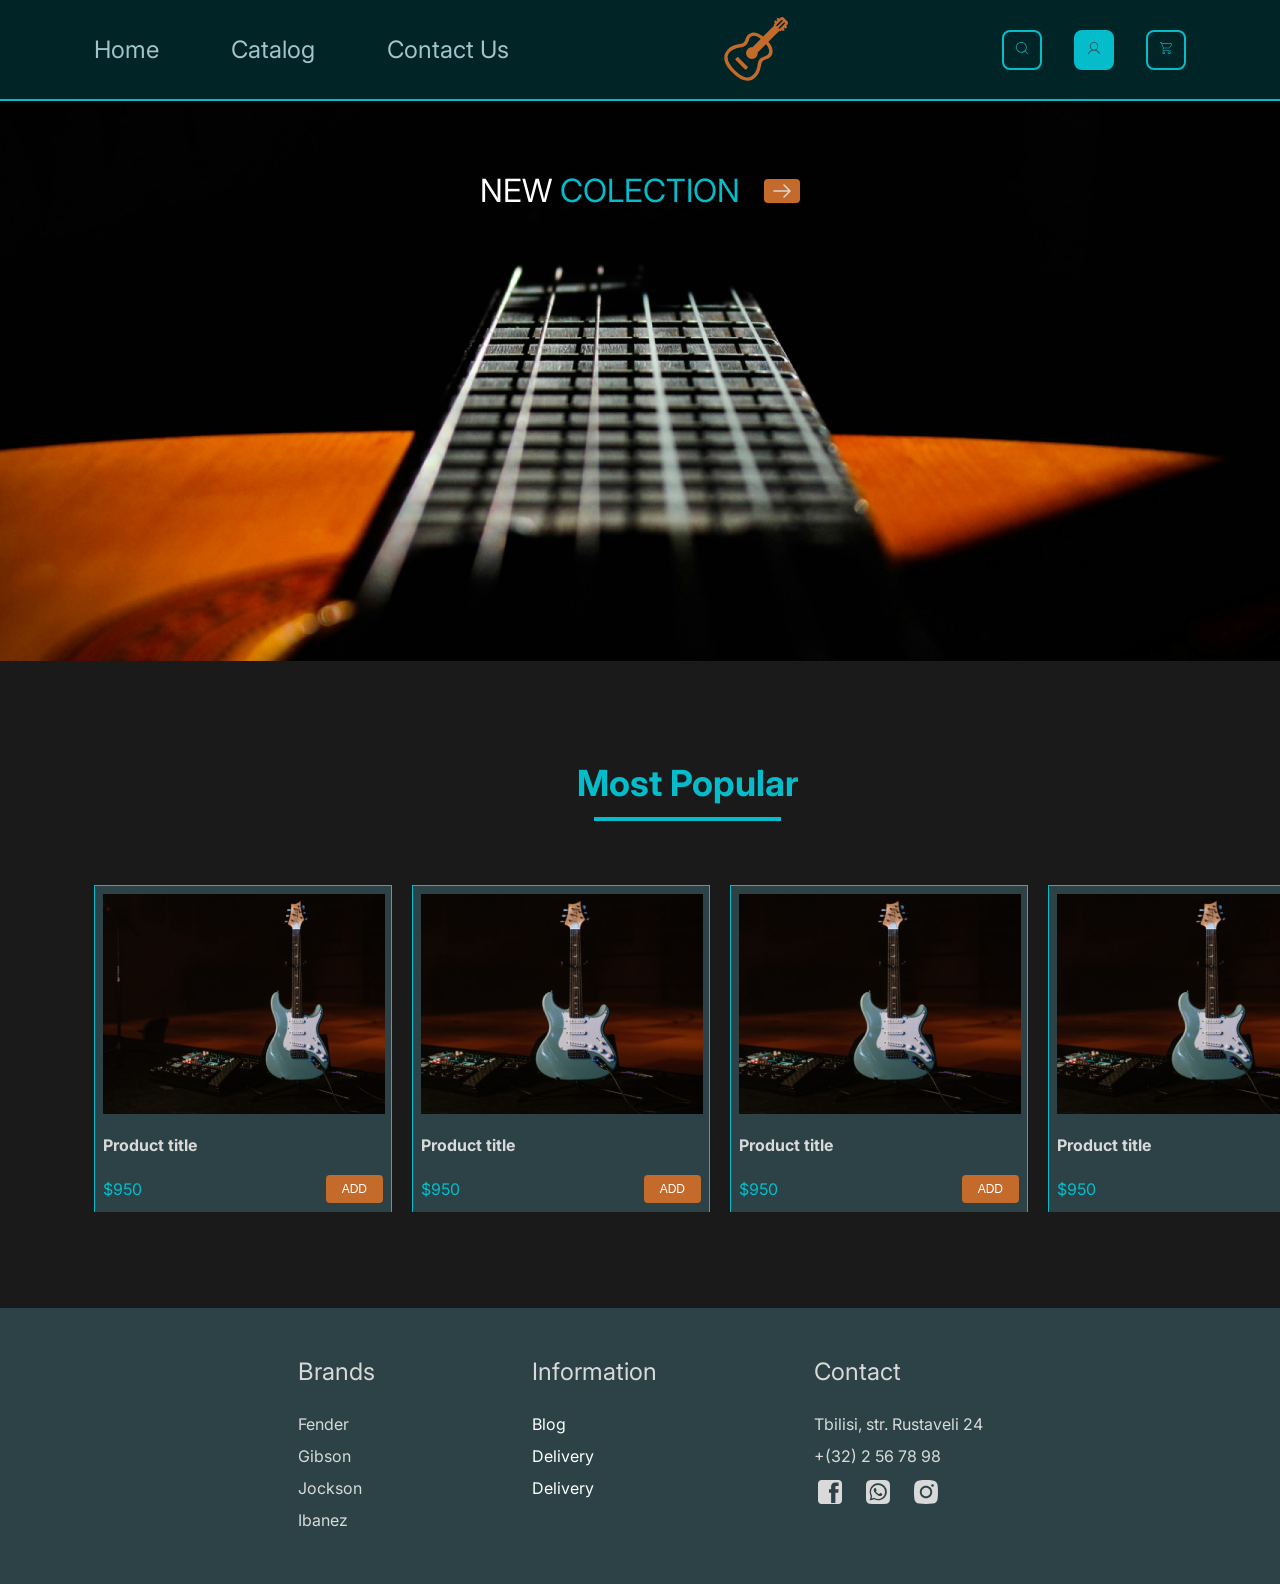
<file: html/index.html>
<!doctype html>
<html lang="en">
  <head>
    <meta charset="UTF-8" />
    <meta name="viewport" content="width=device-width, initial-scale=1.0" />

    <!-- reset -->
    <link rel="stylesheet" href="../css/reset.css" />

    <!-- style -->
    <link rel="stylesheet" href="../css/style.css" />
    <link rel="stylesheet" href="../css/laptops.css" />
    <link rel="stylesheet" href="../css/tablets.css" />
    <link rel="stylesheet" href="../css/mobiles.css" />

    <!-- font -->
    <link rel="preconnect" href="https://fonts.googleapis.com" />
    <link rel="preconnect" href="https://fonts.gstatic.com" crossorigin />
    <link
      href="https://fonts.googleapis.com/css2?family=Inter:ital,opsz,wght@0,14..32,100..900;1,14..32,100..900&display=swap"
      rel="stylesheet"
    />

    <!-- favicon -->
    <link
      rel="shortcut icon"
      href="../images/guitar-logo.svg"
      type="image/x-icon"
    />

    <!-- title -->
    <title>guitar shop</title>
  </head>
  <body>
    <div class="container">
      <!------ header ----->
      <header>
        <img src="../images/burger.svg" alt="burger" class="burger" />
        <img src="../images/xmark.svg" alt="xmark" class="xmark" />

        <nav class="menu">
          <ul class="menu_li">
            <li>
              <a href="./index.html" class="active">Home</a>
            </li>
            <li>
              <a href="./catalog.html" class="inactive">Catalog</a>
            </li>
            <li>
              <a href="./contact.html" class="inactive">Contact Us</a>
            </li>
          </ul>
        </nav>

        <a href="./index.html"
          ><img src="../images/guitar-logo.svg" alt="logo" class="guitar_logo"
        /></a>

        <div class="buttons">
          <button class="header_button">
            <img src="../images/search.svg" alt="search" />
          </button>

          <button class="header_button user">
            <img src="../images/user.svg" alt="user" />
          </button>

          <button class="header_button">
            <img src="../images/cart.svg" alt="carts" />
          </button>
        </div>
      </header>

      <!------ home_section ------>
      <section class="home_section">
        <nav class="menu_sect">
          <ul class="menu_li_sect">
            <li>
              <a href="./index.html" class="active_sect">Home</a>
            </li>
            <li>
              <a href="./catalog.html" class="inactive_sect">Catalog</a>
            </li>
            <li>
              <a href="./contact.html" class="inactive_sect">Contact Us</a>
            </li>
          </ul>
        </nav>
        <a href="#" class="cover_text">
          <h1>NEW <span>COLECTION</span></h1>
          <div class="arrow">
            <img src="../images/solar_arrow-right-outline.svg" alt="arrow" />
          </div>
        </a>
      </section>

      <!------ home_section2 ------>
      <section class="home_section2">
        <div class="section2_title">
          <h2 class="title">Most Popular</h2>
          <div class="line"></div>
        </div>

        <div class="div2">
          <article class="article">
            <img
              src="../images/Rectangle 3 (1).png"
              alt="article"
              class="article_photo"
            />

            <p class="articlep">Product title</p>

            <div class="div_price">
              <p class="pricep">$950</p>
              <button class="add_button">ADD</button>
            </div>
          </article>

          <article class="article">
            <img
              src="../images/Rectangle 3 (2).png"
              alt="article"
              class="article_photo"
            />

            <p class="articlep">Product title</p>

            <div class="div_price">
              <p class="pricep">$950</p>
              <button class="add_button">ADD</button>
            </div>
          </article>

          <article class="article">
            <img
              src="../images/Rectangle 3 (2).png"
              alt="article"
              class="article_photo"
            />

            <p class="articlep">Product title</p>

            <div class="div_price">
              <p class="pricep">$950</p>
              <button class="add_button">ADD</button>
            </div>
          </article>

          <article class="article">
            <img
              src="../images/Rectangle 3 (2).png"
              alt="article"
              class="article_photo"
            />

            <p class="articlep">Product title</p>

            <div class="div_price">
              <p class="pricep">$950</p>
              <button class="add_button">ADD</button>
            </div>
          </article>
        </div>
      </section>

      <!------- footer ------->
      <footer>
        <section class="footer_sect1">
          <p class="Brands">Brands</p>
          <ul class="brands_ul">
            <li class="brands_li">Fender</li>
            <li class="brands_li">Gibson</li>
            <li class="brands_li">Jockson</li>
            <li class="brands_li">Ibanez</li>
          </ul>
        </section>

        <section class="footer_sect2">
          <p class="Information">Information</p>
          <ul class="Information_ul">
            <li class="Information_li">Blog</li>
            <li class="Information_li">Delivery</li>
            <li class="Information_li">Delivery</li>
          </ul>
        </section>

        <section class="address_sect">
          <ul class="Contact_ul">
            <li class="footer_title">Contact</li>

            <li class="address">
              <address>
                <a
                  href="https://www.google.com/maps/search/?api=1&query=Tbilisi+Rustaveli+24"
                  class="location"
                  target="_blank"
                >
                  Tbilisi, str. Rustaveli 24
                </a>
                <a href="tel:+322567898" class="tel">+(32) 2 56 78 98</a>
              </address>
            </li>

            <li class="ul_li">
              <ul class="social_ul">
                <li>
                  <a href="https://www.facebook.com/">
                    <img src="../images/raphael_facebook.svg" alt="facebook" />
                  </a>
                </li>
                <li>
                  <a href="https://www.whatsapp.com/">
                    <img src="../images/uim_whatsapp.svg" alt="whatsapp" />
                  </a>
                </li>
                <li>
                  <a href="https://www.instagram.com/">
                    <img
                      src="../images/basil_instagram-solid.svg"
                      alt="instagram"
                    />
                  </a>
                </li>
              </ul>
            </li>
          </ul>
        </section>
      </footer>
    </div>
    <script src="../script.js"></script>
  </body>
</html>
</file>
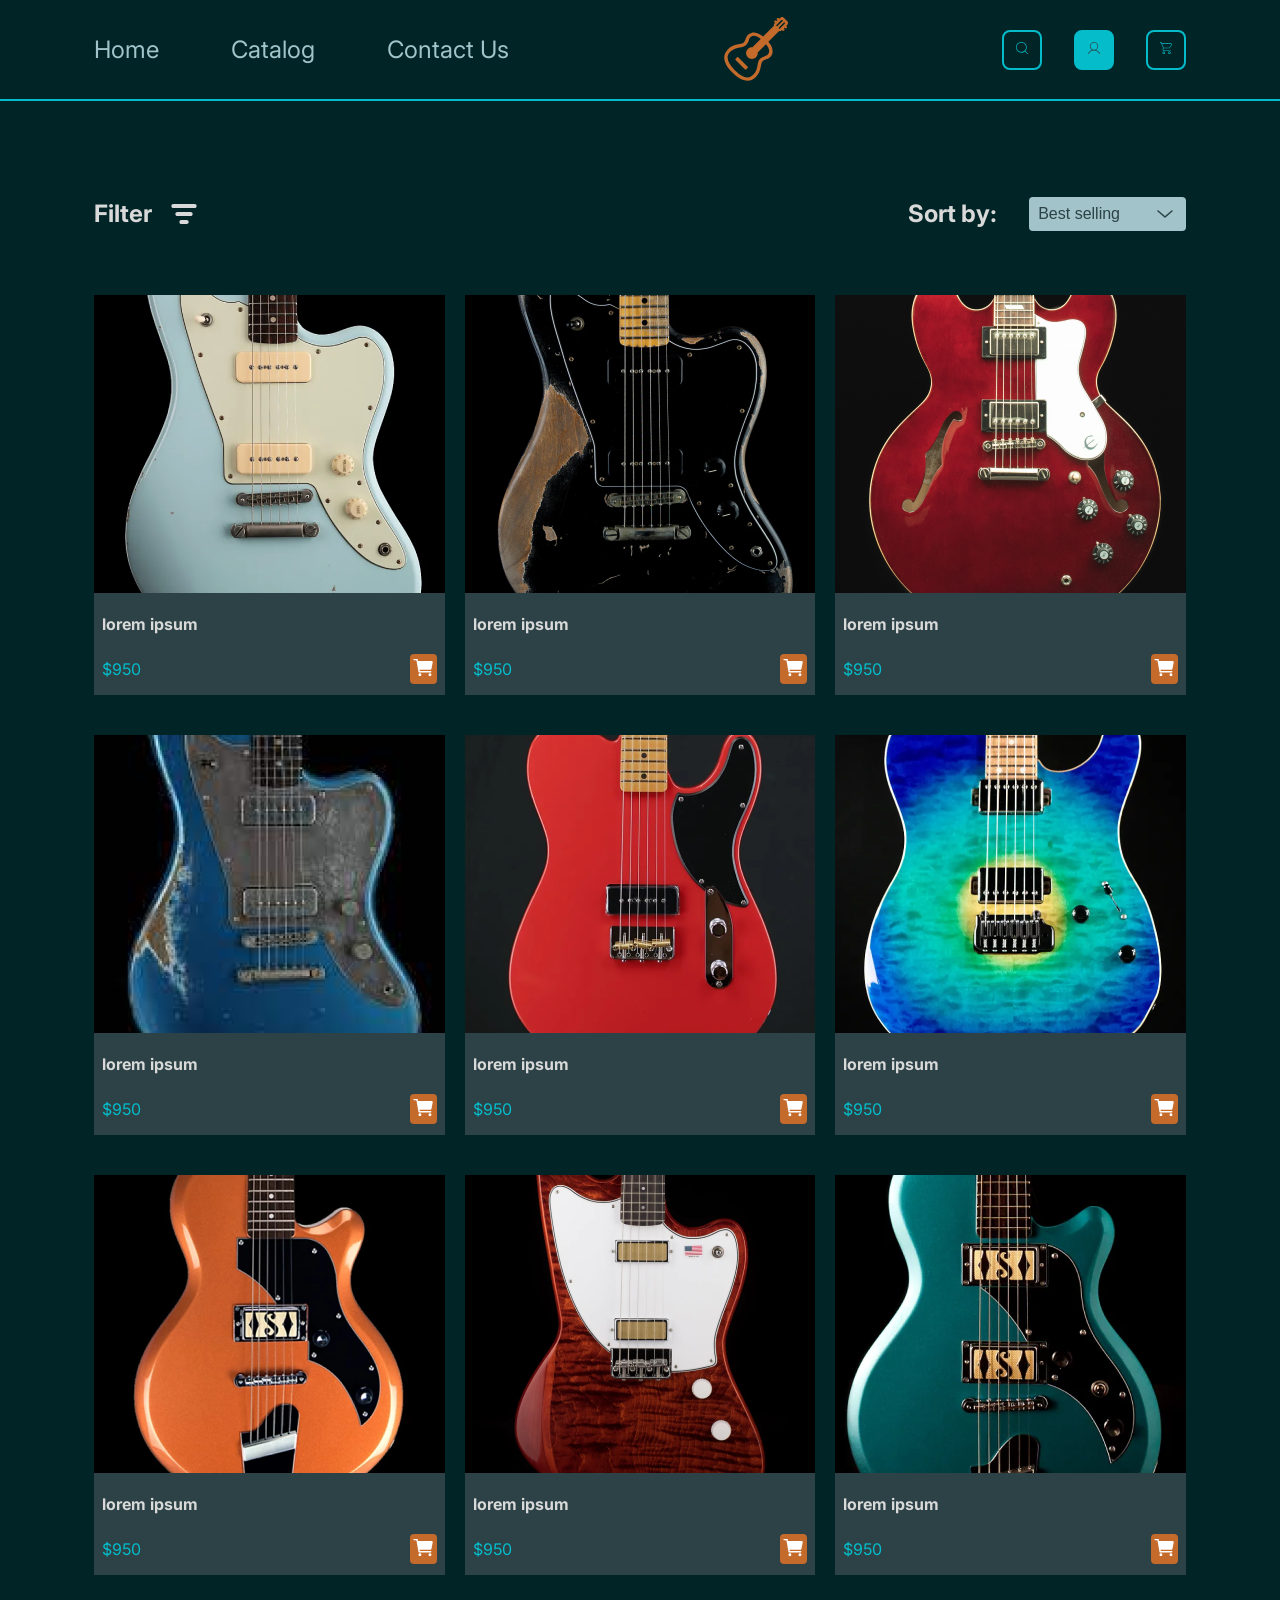
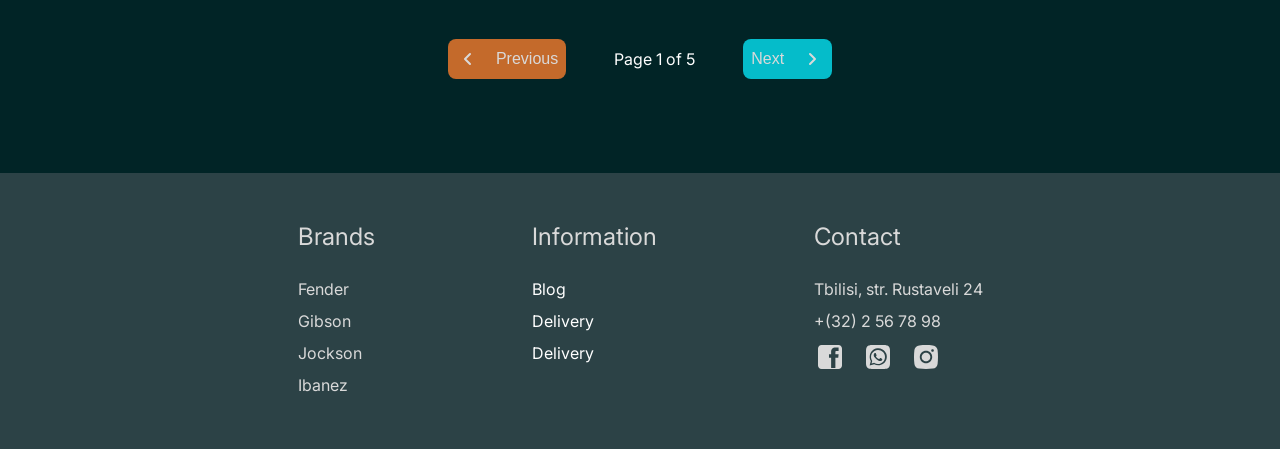
<file: html/catalog.html>
<!doctype html>
<html lang="en">
  <head>
    <meta charset="UTF-8" />
    <meta name="viewport" content="width=device-width, initial-scale=1.0" />

    <!-- reset -->
    <link rel="stylesheet" href="../css/reset.css" />

    <!-- style -->
    <link rel="stylesheet" href="../css/style.css" />
    <link rel="stylesheet" href="../css/laptops.css" />
    <link rel="stylesheet" href="../css/tablets.css" />
    <link rel="stylesheet" href="../css/mobiles.css" />

    <!-- font -->
    <link rel="preconnect" href="https://fonts.googleapis.com" />
    <link rel="preconnect" href="https://fonts.gstatic.com" crossorigin />
    <link
      href="https://fonts.googleapis.com/css2?family=Inter:ital,opsz,wght@0,14..32,100..900;1,14..32,100..900&display=swap"
      rel="stylesheet"
    />

    <!-- favicon -->
    <link
      rel="shortcut icon"
      href="../images/guitar-logo.svg"
      type="image/x-icon"
    />

    <!-- title -->
    <title>Catalog</title>
  </head>
  <body>
    <div class="container">
      <!------ catalog_header ------>
      <header>
        <img src="../images/burger.svg" alt="burger" class="burger" />
        <img src="../images/xmark.svg" alt="xmark" class="xmark" />

        <nav class="menu">
          <ul class="menu_li">
            <li>
              <a href="./index.html" class="active">Home</a>
            </li>
            <li>
              <a href="./catalog.html" class="inactive">Catalog</a>
            </li>
            <li>
              <a href="./contact.html" class="inactive">Contact Us</a>
            </li>
          </ul>
        </nav>

        <a href="./index.html"
          ><img src="../images/guitar-logo.svg" alt="logo" class="guitar_logo"
        /></a>

        <div class="buttons">
          <button class="header_button">
            <img src="../images/search.svg" alt="search" />
          </button>

          <button class="header_button user">
            <img src="../images/user.svg" alt="user" />
          </button>

          <button class="header_button">
            <img src="../images/cart.svg" alt="carts" />
          </button>
        </div>
      </header>

      <!------ catalog_sect ------->

      <section class="catalog_sect">

        <nav class="menu_sect">
          <ul class="menu_li_sect">
            <li>
              <a href="./index.html" class="active_sect">Home</a>
            </li>
            <li>
              <a href="./catalog.html" class="inactive_sect">Catalog</a>
            </li>
            <li>
              <a href="./contact.html" class="inactive_sect">Contact Us</a>
            </li>
          </ul>
        </nav>

        <div class="filter_sect">
          <div class="Filter_div">
            <h6 class="h_filter">Filter</h6>
            <img src="../images/mingcute_filter-2-fill.svg" alt="Filter" />
          </div>

          <div class="sort_div">
            <h6 class="h_sort">Sort by:</h6>
            <button class="sort_btn">
              <h6 class="h_btntext">Best selling</h6>
              <img
                src="../images/solar_alt-arrow-down-outline.svg"
                alt="sortarrow"
              />
            </button>
          </div>
        </div>

        <div class="card_section">
          <article class="catalog_article">
            <img
              src="../images/catalog_articles/Rectangle 3 (3).png"
              alt="cataloge.img"
              class="catalog_photos"
            />

            <p class="catalog_article_p">lorem ipsum</p>

            <div class="cataloge_price">
              <p class="pricep">$950</p>
              <button class="cart_button">
                <img src="../images/ion_cart.svg" alt="cart" />
              </button>
            </div>
          </article>

          <article class="catalog_article">
            <img
              src="../images/catalog_articles/Rectangle 6.png"
              alt="cataloge.img"
              class="catalog_photos"
            />

            <p class="catalog_article_p">lorem ipsum</p>

            <div class="cataloge_price">
              <p class="pricep">$950</p>
              <button class="cart_button">
                <img src="../images/ion_cart.svg" alt="cart" />
              </button>
            </div>
          </article>

          <article class="catalog_article">
            <img
              src="../images/catalog_articles/Rectangle 5.png"
              alt="cataloge.img"
              class="catalog_photos"
            />

            <p class="catalog_article_p">lorem ipsum</p>

            <div class="cataloge_price">
              <p class="pricep">$950</p>
              <button class="cart_button">
                <img src="../images/ion_cart.svg" alt="cart" />
              </button>
            </div>
          </article>

          <article class="catalog_article">
            <img
              src="../images/catalog_articles/Rectangle 6 (1).png"
              alt="cataloge.img"
              class="catalog_photos"
            />

            <p class="catalog_article_p">lorem ipsum</p>

            <div class="cataloge_price">
              <p class="pricep">$950</p>
              <button class="cart_button">
                <img src="../images/ion_cart.svg" alt="cart" />
              </button>
            </div>
          </article>

          <article class="catalog_article none2">
            <img
              src="../images/catalog_articles/Rectangle 4.png"
              alt="cataloge.img"
              class="catalog_photos"
            />

            <p class="catalog_article_p">lorem ipsum</p>

            <div class="cataloge_price">
              <p class="pricep">$950</p>
              <button class="cart_button">
                <img src="../images/ion_cart.svg" alt="cart" />
              </button>
            </div>
          </article>

          <article class="catalog_article none2">
            <img
              src="../images/catalog_articles/Rectangle 4 (1).png"
              alt="cataloge.img"
              class="catalog_photos"
            />

            <p class="catalog_article_p">lorem ipsum</p>

            <div class="cataloge_price">
              <p class="pricep">$950</p>
              <button class="cart_button">
                <img src="../images/ion_cart.svg" alt="cart" />
              </button>
            </div>
          </article>

          <article class="catalog_article none">
            <img
              src="../images/catalog_articles/Rectangle 4 (2).png"
              alt="cataloge.img"
              class="catalog_photos"
            />

            <p class="catalog_article_p">lorem ipsum</p>

            <div class="cataloge_price">
              <p class="pricep">$950</p>
              <button class="cart_button">
                <img src="../images/ion_cart.svg" alt="cart" />
              </button>
            </div>
          </article>

          <article class="catalog_article none">
            <img
              src="../images/catalog_articles/Rectangle 4 (3).png"
              alt="cataloge.img"
              class="catalog_photos"
            />

            <p class="catalog_article_p">lorem ipsum</p>

            <div class="cataloge_price">
              <p class="pricep">$950</p>
              <button class="cart_button">
                <img src="../images/ion_cart.svg" alt="cart" />
              </button>
            </div>
          </article>

          <article class="catalog_article none">
            <img
              src="../images/catalog_articles/Rectangle 4 (4).png"
              alt="cataloge.img"
              class="catalog_photos"
            />

            <p class="catalog_article_p">lorem ipsum</p>

            <div class="cataloge_price">
              <p class="pricep">$950</p>
              <button class="cart_button">
                <img src="../images/ion_cart.svg" alt="cart" />
              </button>
            </div>
          </article>
        </div>

        <div class="catalog_arrow_sect">
          <div class="catalog_pages">
            <button class="Previous_btn">
              <img src="../images/arrow-left.svg" alt="Previous_arrow" />

              <p class="Previous_p">Previous</p>
            </button>

            <p class="page_p">Page 1 of 5</p>

            <button class="next_btn">
              <p class="Next_p">Next</p>

              <img src="../images/arrow-right.svg" alt="Next_arrow" />
            </button>
          </div>
        </div>
      </section>

      <!------- footer ------->
      <footer>
        <section class="footer_sect1">
          <p class="Brands">Brands</p>
          <ul class="brands_ul">
            <li class="brands_li">Fender</li>
            <li class="brands_li">Gibson</li>
            <li class="brands_li">Jockson</li>
            <li class="brands_li">Ibanez</li>
          </ul>
        </section>

        <section class="footer_sect2">
          <p class="Information">Information</p>
          <ul class="Information_ul">
            <li class="Information_li">Blog</li>
            <li class="Information_li">Delivery</li>
            <li class="Information_li">Delivery</li>
          </ul>
        </section>

        <section class="address_sect">
          <ul class="Contact_ul">
            <li class="footer_title">Contact</li>

            <li class="address">
              <address>
                <a
                  href="https://www.google.com/maps/search/?api=1&query=Tbilisi+Rustaveli+24"
                  class="location"
                  target="_blank"
                >
                  Tbilisi, str. Rustaveli 24
                </a>
                <a href="tel:+322567898" class="tel">+(32) 2 56 78 98</a>
              </address>
            </li>

            <li class="ul_li">
              <ul class="social_ul">
                <li>
                  <a href="https://www.facebook.com/">
                    <img src="../images/raphael_facebook.svg" alt="facebook" />
                  </a>
                </li>
                <li>
                  <a href="https://www.whatsapp.com/">
                    <img src="../images/uim_whatsapp.svg" alt="whatsapp" />
                  </a>
                </li>
                <li>
                  <a href="https://www.instagram.com/">
                    <img
                      src="../images/basil_instagram-solid.svg"
                      alt="instagram"
                    />
                  </a>
                </li>
              </ul>
            </li>
          </ul>
        </section>
      </footer>
    </div>
    <script src="../script.js"></script>
  </body>
</html>
</file>
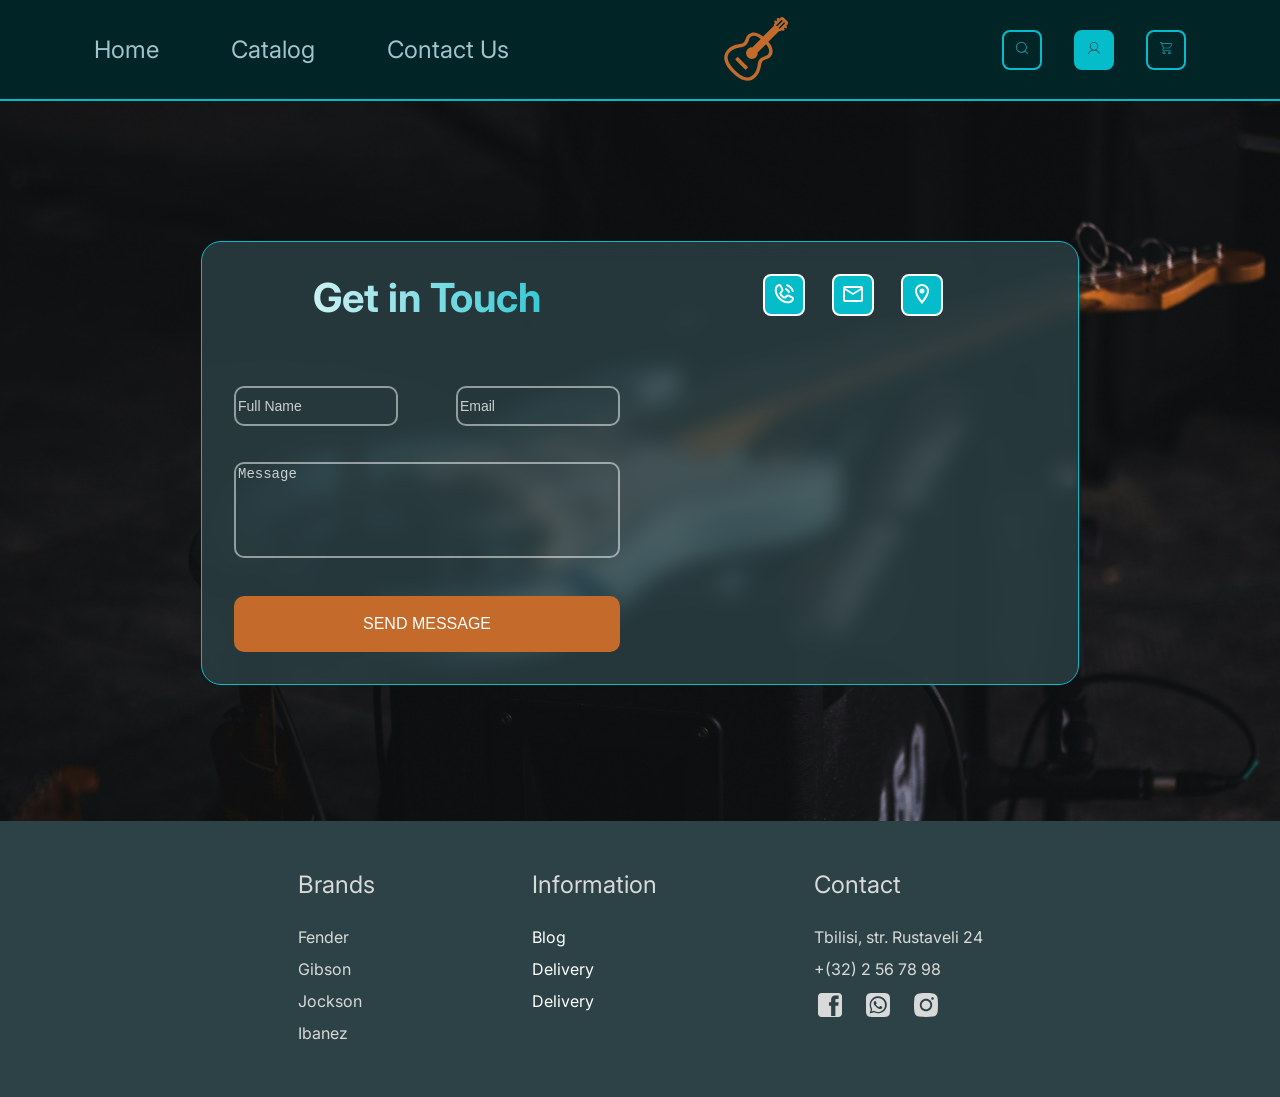
<file: html/contact.html>
<!doctype html>
<html lang="en">
  <head>
    <meta charset="UTF-8" />
    <meta name="viewport" content="width=device-width, initial-scale=1.0" />

    <!-- reset -->
    <link rel="stylesheet" href="../css/reset.css" />

    <!-- style -->
    <link rel="stylesheet" href="../css/style.css" />
    <link rel="stylesheet" href="../css/laptops.css" />
    <link rel="stylesheet" href="../css/tablets.css" />
    <link rel="stylesheet" href="../css/mobiles.css" />

    <!-- font -->
    <link rel="preconnect" href="https://fonts.googleapis.com" />
    <link rel="preconnect" href="https://fonts.gstatic.com" crossorigin />
    <link
      href="https://fonts.googleapis.com/css2?family=Inter:ital,opsz,wght@0,14..32,100..900;1,14..32,100..900&display=swap"
      rel="stylesheet"
    />

    <!-- favicon -->
    <link
      rel="shortcut icon"
      href="../images/guitar-logo.svg"
      type="image/x-icon"
    />

    <!-- title -->
    <title>Catalog</title>
  </head>
  <body>
    <div class="container">
      <!------ header ------>
      <header>
        <img src="../images/burger.svg" alt="burger" class="burger" />
        <img src="../images/xmark.svg" alt="xmark" class="xmark" />

        <nav class="menu">
          <ul class="menu_li">
            <li>
              <a href="./index.html" class="active">Home</a>
            </li>
            <li>
              <a href="./catalog.html" class="inactive">Catalog</a>
            </li>
            <li>
              <a href="./contact.html" class="inactive">Contact Us</a>
            </li>
          </ul>
        </nav>

        <a href="./index.html"
          ><img src="../images/guitar-logo.svg" alt="logo" class="guitar_logo"
        /></a>

        <div class="buttons">
          <button class="header_button">
            <img src="../images/search.svg" alt="search" />
          </button>

          <button class="header_button user">
            <img src="../images/user.svg" alt="user" />
          </button>

          <button class="header_button">
            <img src="../images/cart.svg" alt="carts" />
          </button>
        </div>
      </header>

      <!------ contact_section ------->

      <section class="contact_sect">

        <nav class="menu_sect">
          <ul class="menu_li_sect">
            <li>
              <a href="./index.html" class="active_sect">Home</a>
            </li>
            <li>
              <a href="./catalog.html" class="inactive_sect">Catalog</a>
            </li>
            <li>
              <a href="./contact.html" class="inactive_sect">Contact Us</a>
            </li>
          </ul>
        </nav>

        <div class="form_sect">
          <form>
            <p class="form_p">Get in Touch</p>
            <div class="inputsection">
              <input
                type="text"
                name="NAME"
                id="name"
                placeholder="Full Name"
              />

              <input type="email" name="EMAIL" id="email" placeholder="Email" />
            </div>

            <div class="textarea">
              <textarea
                name="message"
                id="message"
                placeholder="Message"
              ></textarea>
            </div>

            <button type="submit" class="submit_btn">SEND MESSAGE</button>
          </form>

          <address class="contact_address">
            <div class="address_div">
              <button class="phone_btn">
                <a href="tel: #">
                  <img src="../images/phone-call.svg" alt="tell" />
                </a>
              </button>

              <button class="email_btn">
                <a href="mailto: #">
                  <img src="../images/email (1).svg" alt="mail" />
                </a>
              </button>

              <button class="address_btn">
                <a
                  href="https://www.google.com/maps/place/24+%E1%83%A8%E1%83%9D%E1%83%97%E1%83%90+%E1%83%A0%E1%83%A3%E1%83%A1%E1%83%97%E1%83%90%E1%83%95%E1%83%94%E1%83%9A%E1%83%98%E1%83%A1+%E1%83%92%E1%83%90%E1%83%9B%E1%83%96%E1%83%98%E1%83%A0%E1%83%98,+%E1%83%97%E1%83%91%E1%83%98%E1%83%9A%E1%83%98%E1%83%A1%E1%83%98/@41.700268,44.7957589,601m/data=!3m2!1e3!4b1!4m6!3m5!1s0x40440cdd6f5381cb:0x86bcad58f3700906!8m2!3d41.700268!4d44.7957589!16s%2Fg%2F11gz_4nk1?entry=ttu&g_ep=EgoyMDI2MDIwMS4wIKXMDSoASAFQAw%3D%3D"
                  target="_blank"
                >
                  <img src="../images/address.svg" alt="map" />
                </a>
              </button>
            </div>

            <iframe
              src="https://www.google.com/maps/embed?pb=!1m18!1m12!1m3!1d2618.207475807683!2d44.795758899999996!3d41.700268!2m3!1f0!2f0!3f0!3m2!1i1024!2i768!4f13.1!3m3!1m2!1s0x40440cdd6f5381cb%3A0x86bcad58f3700906!2zMjQg4YOo4YOd4YOX4YOQIOGDoOGDo-GDoeGDl-GDkOGDleGDlOGDmuGDmOGDoSDhg5Lhg5Dhg5vhg5bhg5jhg6Dhg5gsIOGDl-GDkeGDmOGDmuGDmOGDoeGDmA!5e1!3m2!1ska!2sge!4v1770325475380!5m2!1ska!2sge"
              width="600"
              height="450"
              style="border: 0"
              allowfullscreen=""
              loading="lazy"
              referrerpolicy="no-referrer-when-downgrade"
            ></iframe>
          </address>
        </div>
      </section>

      <!------- footer ------>
      <footer>
        <section class="footer_sect1">
          <p class="Brands">Brands</p>
          <ul class="brands_ul">
            <li class="brands_li">Fender</li>
            <li class="brands_li">Gibson</li>
            <li class="brands_li">Jockson</li>
            <li class="brands_li">Ibanez</li>
          </ul>
        </section>

        <section class="footer_sect2">
          <p class="Information">Information</p>
          <ul class="Information_ul">
            <li class="Information_li">Blog</li>
            <li class="Information_li">Delivery</li>
            <li class="Information_li">Delivery</li>
          </ul>
        </section>

        <section class="address_sect">
          <ul class="Contact_ul">
            <li class="footer_title">Contact</li>

            <li class="address">
              <address>
                <a
                  href="https://www.google.com/maps/search/?api=1&query=Tbilisi+Rustaveli+24"
                  class="location"
                  target="_blank"
                >
                  Tbilisi, str. Rustaveli 24
                </a>
                <a href="tel:+322567898" class="tel">+(32) 2 56 78 98</a>
              </address>
            </li>

            <li class="ul_li">
              <ul class="social_ul">
                <li>
                  <a href="https://www.facebook.com/">
                    <img src="../images/raphael_facebook.svg" alt="facebook" />
                  </a>
                </li>
                <li>
                  <a href="https://www.whatsapp.com/">
                    <img src="../images/uim_whatsapp.svg" alt="whatsapp" />
                  </a>
                </li>
                <li>
                  <a href="https://www.instagram.com/">
                    <img
                      src="../images/basil_instagram-solid.svg"
                      alt="instagram"
                    />
                  </a>
                </li>
              </ul>
            </li>
          </ul>
        </section>
      </footer>
    </div>
    <script src="../script.js"></script>
  </body>
</html>
</file>
<file: css/style.css>
body {
  font-family: "Inter", sans-serif;
}

/* container */
.container {
  width: min(100%, 1440px);
  margin: auto;
  padding-top: 101px;
}

/* ------ header ------ */

header {
  height: 101px;
  box-sizing: border-box;
  background-color: #012426;
  border-bottom: 2px solid #05bcca;
  padding: 16px 94px;
  display: flex;
  align-items: center;
  justify-content: space-between;
  position: fixed;
  max-width: inherit;
  width: inherit;
  top: 0;
  left: 50%;
  transform: translateX(-50%);
  z-index: 9999;
}

.burger,
.xmark {
  display: none;
}

.menu_li {
  /* width: 427px; */
  display: flex;
  /* align-items: center;
  justify-content: space-between; */
  column-gap: 72px;
}

.active,
.inactive {
  font-weight: 400;
  font-style: Regular;
  font-size: 24px;
  line-height: 32px;
  letter-spacing: 0%;
  color: #a1c3c9;
}

.buttons {
  display: flex;
  column-gap: 32px;
}

.header_button {
  width: 40px;
  height: 40px;
  border: 2px solid #05bcca;
  border-radius: 8px;
  background-color: #012426;
}

.user {
  background-color: #05bcca;
}

/* ------ home_section ------ */
.home_section {
  height: 560px;
  padding-top: 72px;
  display: flex;
  align-items: flex-start;
  justify-content: center;
  background-image: url("../images/cover\ \(4\).png");
  background-size: cover;
  background-position: center;
  background-repeat: no-repeat;

  position: relative; 
}

.menu_sect {
  background-color: #C46A2B;
  padding: 16px 56px 16px 16px;
  display: flex;
  flex-direction: column;
  row-gap: 8px;
  position: fixed; 
  top: 101px;  
  left: -100%; 
  transition: .3s linear;
  z-index: 9999;
}


.menu_li_sect{
  display: flex;
  flex-direction: column;
  row-gap: 8px;
  list-style: none; 
  padding: 0;       
  margin: 0;
}

.active_sect,
.inactive_sect {
  font-weight: 400;
  font-style: Regular;
  font-size: 24px;
  line-height: 32px;
  letter-spacing: 0%;
  color: #a1c3c9;
}

.cover_text {
  display: flex;
  align-items: center;
}

h1 {
  font-weight: 400;
  font-style: Regular;
  font-size: 32px;
  line-height: 36px;
  letter-spacing: 0%;
  color: #ffffff;
}

span {
  color: #05bcca;
}

.arrow {
  width: 36px;
  height: 24px;
  border-radius: 4px;
  background-color: #c46a2b;
  padding: 0px 6px;
  margin-left: 24px;
}



/* ------ home_section2 ------ */

.home_section2 {
  background-color: #1a1a1a;
  height: 647px;
  display: flex;
  flex-direction: column;
  align-items: center;
  padding-block: 96px;
  padding-left: 94px;
}

.section2_title {
  display: flex;
  flex-direction: column;
  row-gap: 8px;
  align-items: center;
}

.title {
  font-weight: 700;
  font-style: Bold;
  font-size: 36px;
  line-height: 52px;
  letter-spacing: 0%;
  color: #05bcca;
}

.line {
  width: 187px;
  height: 0px;
  color: #05bcca;
  border: 2px solid #05bcca;
}

.div2 {
  display: flex;
  column-gap: 20px;
  margin-top: 64px;
  flex-wrap: nowrap;
  overflow-x: auto;
  overflow-y: hidden;
  width: 100%;
  /* max-width: 1180px; */
}

.article {
  width: 298px;
  height: 331px;
  background-color: #2c4246;
  padding: 8px 8px 16px 8px;
  border: 1px solid #05bcca;
}

.articlep {
  font-weight: 700;
  font-style: Bold;
  font-size: 16px;
  line-height: 27px;
  letter-spacing: 0%;
  color: #d9d9d9;
  margin-block: 16px;
}

.div_price {
  display: flex;
  align-items: center;
  justify-content: space-between;
}

.pricep {
  font-weight: 400;
  font-style: Regular;
  font-size: 16px;
  line-height: 27px;
  letter-spacing: 0%;
  color: #05bcca;
}

.add_button {
  background-color: #c46a2b;
  padding: 4px 16px;
  border-radius: 4px;
  font-weight: 400;
  font-style: Regular;
  font-size: 12px;
  line-height: 20px;
  letter-spacing: 0%;
  color: #ffffff;
  border: none;
  cursor: pointer;
  transition: all 0.3s ease;
}

/* ------ footer ------ */

footer {
  height: 276px;
  background-color: #2c4246;
  padding-block: 48px;
  /* padding: 48px 372px; */
  display: flex;
  justify-content: center;
  column-gap: 157px;
}

.footer_sect1,
.footer_sect2 {
  display: flex;
  flex-direction: column;
  row-gap: 24px;
}

.brands_ul,
.Information_ul {
  display: flex;
  flex-direction: column;
  row-gap: 8px;
}

.Brands,
.Information {
  font-weight: 400;
  font-style: Regular;
  font-size: 24px;
  line-height: 32px;
  letter-spacing: 0%;
  color: #d9d9d9;
}

.brands_li,
.Information_li {
  font-weight: 400;
  font-style: Regular;
  font-size: 16px;
  line-height: 24px;
  letter-spacing: 0%;
  color: #d9d9d9;
}

.Information_li {
  color: #ffffff;
}

.address_sect {
  display: flex;
  flex-direction: column;
}

.footer_title {
  font-weight: 400;
  font-style: Regular;
  font-size: 24px;
  line-height: 32px;
  letter-spacing: 0%;
  color: #d9d9d9;
  margin-bottom: 24px;
}

.address {
  margin-bottom: 8px;
}

address {
  display: flex;
  flex-direction: column;
  row-gap: 8px;
}

.location,
.tel {
  font-weight: 400;
  font-style: Regular;
  font-size: 16px;
  line-height: 24px;
  letter-spacing: 0%;
  color: #d9d9d9;
}

.social_ul {
  display: flex;
  column-gap: 16px;
}

/* ------ catalog_sect ------- */

.catalog_sect {
  height: 1672px;
  background-color: #012426;
  padding: 96px 94px;
}

.contact_sect,
.article,
.catalog_article {
  position: relative;
  z-index: 1;
}

/* -------- filter_sect -------- */

.filter_sect {
  display: flex;
  align-items: center;
  justify-content: space-between;
  margin-bottom: 64px;
}

.Filter_div {
  display: flex;
  align-items: center;
  column-gap: 16px;
}

.h_filter,
.h_sort {
  font-weight: 700;
  font-style: Bold;
  font-size: 24px;
  line-height: 32px;
  letter-spacing: 0%;
  color: #d9d9d9;
}

.sort_div {
  display: flex;
  align-items: center;
  column-gap: 32px;
}

.sort_btn {
  display: flex;
  align-items: center;
  column-gap: 33px;
  border-radius: 4px;
  background-color: #a1c3c9;
  padding: 4px 8px;
  border: none;
}

.h_btntext {
  font-weight: 400;
  font-style: Regular;
  font-size: 16px;
  line-height: 24px;
  letter-spacing: 0%;
  color: #2c4246;
}

/* ------- card_section -------- */

.card_section {
  display: grid;
  grid-template-columns: 1fr 1fr 1fr;
  gap: 40px 20px;
}

.catalog_article {
  height: 400px;
  background-color: #2c4246;
}

.catalog_photos {
  width: 100%;
  height: 298px;
  object-fit: cover;
  margin-bottom: 16px;
}

.catalog_article_p {
  margin-left: 8px;
  font-weight: 700;
  font-style: Bold;
  font-size: 16px;
  line-height: 27px;
  letter-spacing: 0%;
  color: #d9d9d9;
}

.cataloge_price {
  display: flex;
  align-items: center;
  justify-content: space-between;
  margin: 16px 8px;
}

.cart_button {
  background-color: #c46a2b;
  border-radius: 4px;
  padding: 2px;
  border: none;
}

/* ------ catalog_arrow_sect ------ */

.catalog_arrow_sect {
  display: flex;
  justify-content: space-around;
  margin-top: 64px;
}

.catalog_pages {
  display: flex;
  align-items: center;
  column-gap: 48px;
}

.Previous_btn {
  background-color: #c46a2b;
  padding: 8px;
  display: flex;
  align-items: center;
  column-gap: 16px;
  border-radius: 8px;
  border: none;
}

.Previous_p {
  font-weight: 400;
  font-style: Regular;
  font-size: 16px;
  line-height: 24px;
  letter-spacing: 0%;
  color: #d9d9d9;
}

.page_p {
  font-weight: 400;
  font-style: Regular;
  font-size: 16px;
  line-height: 24px;
  letter-spacing: 0%;
  color: #ffffff;
}

.next_btn {
  background-color: #05bcca;
  padding: 8px;
  display: flex;
  align-items: center;
  column-gap: 16px;
  border-radius: 8px;
  border: none;
}

.Next_p {
  font-weight: 400;
  font-style: Regular;
  font-size: 16px;
  line-height: 24px;
  letter-spacing: 0%;
  color: #d9d9d9;
}

/* ------ contact_section ------- */

.contact_sect {
  height: 720px;
  padding: 140px 201px;
  /* display: flex;
  align-items: flex-start;
  justify-content: center; */
  background-image: url("../images/contact-cover.png");
  background-size: cover;
  background-position: center;
  background-repeat: no-repeat;
}

.form_sect {
  backdrop-filter: blur(10px);
  border: 1px solid #05bcca;
  border-radius: 20px;
  width: 100%;
  height: auto;
  background-color: #2c4246cc;
  padding: 32px;
  display: flex;
  /* justify-content: space-between; */
  column-gap: 40px;
}

form {
  display: flex;
  flex-direction: column;
  align-items: stretch;
  width: 100%;
  max-width: 506px;
}

.form_p {
  font-weight: 700;
  font-style: Bold;
  font-size: 40px;
  line-height: 48px;
  letter-spacing: 0%;
  text-align: center;
  color: #ffffff;
  margin-bottom: 64px;
}

.inputsection {
  display: flex;
  /* column-gap: 60px; */
  margin-bottom: 36px;
  gap: 15%;
  /* gap: 60px; */
  width: 100%;
  /* justify-content: space-between; */
}

#name,
#email {
  border: 2px solid #ffffff;
  background-color: transparent;
  border-radius: 10px;
  width: 100%;
  max-width: 100%;
  height: 40px;
}

#message {
  border: 2px solid #ffffff;
  background-color: transparent;
  border-radius: 10px;
  width: 100%;
  max-width: 506px;
  height: 96px;
  resize: none;
}

::placeholder {
  font-weight: 400;
  font-style: Regular;
  font-size: 14px;
  line-height: 17px;
  letter-spacing: 0%;
  color: #ffffffc2;
}

.submit_btn {
  background-color: #c46a2b;
  font-weight: 400;
  font-style: Regular;
  font-size: 16px;
  line-height: 24px;
  letter-spacing: 0%;
  color: #ffffff;
  /* padding: 16px 155px; */
  border: none;
  border-radius: 10px;
  margin-top: 36px;
  width: 100%;
  max-width: 506px;
  padding: 16px;
}

.contact_address {
  display: flex;
  flex-direction: column;
  align-items: center;
  row-gap: 64px;
  width: 100%;
  max-width: 506px;
}

.address_div {
  display: flex;
  width: 100%;
  justify-content: space-between;
  padding-inline: 103px;
}

.phone_btn,
.email_btn,
.address_btn {
  background-color: #05bcca;
  border: 2px solid #ffffff;
  border-radius: 8px;
  width: 42px;
  height: 42px;
}

iframe {
  height: 264px;
  width: 100%;
  border-radius: 10px;
}

/* ----- transitions&hovers ----- */

.menu_li a {
  transition:
    color 0.3s ease,
    border-bottom 0.3s ease;
  border-bottom: 2px solid transparent;
}

.menu_li a:hover {
  color: #ffffff;
  border-bottom: 2px solid #05bcca;
}

.header_button {
  transition: all 0.3s ease;
  cursor: pointer;
}

.header_button:hover {
  transform: translateY(-3px);
  box-shadow: 0 4px 10px rgba(5, 188, 202, 0.4);
  background-color: #05bcca;
}

.article,
.catalog_article {
  transition:
    transform 0.3s ease,
    box-shadow 0.3s ease,
    border-color 0.3s ease;
  cursor: pointer;
}

.article:hover,
.catalog_article:hover {
  transform: translateY(-3px);
  border-color: #ffffff;
  box-shadow: 0 10px 20px rgba(0, 0, 0, 0.5);
}

.article_photo,
.catalog_photos {
  transition: transform 0.5s ease;
}

.article:hover .article_photo,
.catalog_article:hover .catalog_photos {
  transform: scale(1.02);
}

.guitar_logo {
  transition: all 0.4s ease;
}

.guitar_logo:hover {
  transform: translateY(-3px) scale(1.05);
  filter: drop-shadow(0 5px 15px rgba(5, 188, 202, 0.6));
}

@keyframes floatText {
  0% {
    transform: translateY(0px);
  }
  50% {
    transform: translateY(-10px);
  }
  100% {
    transform: translateY(0px);
  }
}

.cover_text {
  animation: floatText 4s ease-in-out infinite;
}

.Filter_div {
  cursor: pointer;
  transition: opacity 0.3s ease;
}

.Filter_div:hover {
  opacity: 0.8;
}

.Filter_div img {
  transition: transform 0.3s cubic-bezier(0.4, 0, 0.2, 1);
}

.Filter_div:hover img {
  transform: rotate(-15deg) scale(1.1);
}

.sort_btn {
  transition: all 0.3s ease;
  cursor: pointer;
  border: 1px solid transparent;
}

.sort_btn:hover {
  background-color: #b5d1d6;
  box-shadow: 0 2px 8px rgba(0, 0, 0, 0.1);
  transform: translateY(-1px);
}

.sort_btn:active {
  transform: translateY(0);
}

.sort_btn img {
  transition: transform 0.3s ease;
}

.sort_btn:hover img {
  transform: translateY(2px);
}

.Previous_btn {
  transition: all 0.3s cubic-bezier(0.4, 0, 0.2, 1);
  cursor: pointer;
}

.Previous_btn:hover {
  background-color: #d17a3d;
  transform: translateX(-5px);
  box-shadow: -4px 4px 10px rgba(196, 106, 43, 0.3);
}

.Previous_btn img {
  transition: transform 0.3s ease;
}

.Previous_btn:hover img {
  transform: translateX(-3px);
}

.next_btn {
  transition: all 0.3s cubic-bezier(0.4, 0, 0.2, 1);
  cursor: pointer;
}

.next_btn:hover {
  background-color: #06cedf;
  transform: translateX(5px);
  box-shadow: 4px 4px 10px rgba(5, 188, 202, 0.3);
}

.next_btn img {
  transition: transform 0.6s ease;
}

.next_btn:hover img {
  transform: translateX(3px);
}

.form_p {
  position: relative;
  overflow: hidden;
  background: linear-gradient(90deg, #ffffff, #05bcca, #ffffff);
  background-size: 200% auto;
  -webkit-background-clip: text;
  -webkit-text-fill-color: transparent;
  animation: shine 4s linear infinite;
}

@keyframes shine {
  to {
    background-position: 200% center;
  }
}

#name,
#email,
#message {
  transition: all 0.3s ease;
  border: 2px solid rgba(255, 255, 255, 0.5) !important;
}

#name:hover,
#email:hover,
#message:hover {
  border-color: rgba(5, 188, 202, 0.7) !important;
}

#name:focus,
#email:focus,
#message:focus {
  background-color: rgba(1, 36, 38, 0.4);
  border-color: #05bcca !important;
  box-shadow: 0 0 15px rgba(5, 188, 202, 0.4);
  transform: translateY(-2px);
  outline: none;
}

#name:focus::placeholder,
#email:focus::placeholder {
  opacity: 0.5;
  transform: translateX(5px);
  transition: all 0.3s ease;
}

.submit_btn {
  position: relative;
  overflow: hidden;
  transition: all 0.4s cubic-bezier(0.175, 0.885, 0.32, 1.275);
  cursor: pointer;
  border: none;
  z-index: 1;
}

.submit_btn:hover {
  transform: scale(1.05);
  background-color: #05bcca;
  box-shadow: 0 10px 20px rgba(5, 188, 202, 0.4);
}

.submit_btn:active {
  transform: scale(0.98);
}

.phone_btn,
.email_btn,
.address_btn {
  transition: all 0.3s ease;
}

.phone_btn:hover,
.email_btn:hover,
.address_btn:hover {
  transform: rotate(15deg) scale(1.2);
  filter: drop-shadow(0 0 10px #05bcca);
}

.add_button:hover {
  background-color: #a65620; 
  transform: translateY(-2px); 
  box-shadow: 0 4px 12px rgba(196, 106, 43, 0.4); 
}

.add_button:active {
  transform: translateY(0); 
  box-shadow: 0 2px 4px rgba(0, 0, 0, 0.2);
}


.active_sect, .inactive_sect {
  display: inline-block; 
  text-decoration: none;
  transition: all 0.3s ease; 
}


.active_sect:hover, .inactive_sect:hover {
  color: #ffffff; 
  transform: translateX(10px); 
  text-shadow: 0 0 10px rgba(161, 195, 201, 0.5); 
}


.inactive_sect::after {
  content: '';
  display: block;
  width: 0;
  height: 2px;
  background: #05bcca;
  transition: width .3s;
}

.inactive_sect:hover::after {
  width: 100%;
}
</file>
<file: css/laptops.css>
@media (max-width: 1180px) {
  /* ------ header ------ */
  header {
    padding: 16px 32px;
  }

  .burger {
    display: block;
  }

  .menu {
    display: none;
  }

  /* ------ home_section2 ----- */

  .home_section2 {
    padding-left: 32px;
  }

  .article_photo {
    width: 256px;
  }

  .article {
    width: 272px;
  }

  /* ------ footer ------ */

  footer {
    padding-inline: 242px;
  }

  /* ------- catalog_sect ------- */

  .catalog_sect{
    padding: 96px 32px;
  }

  /* ------- card_section -------- */

  .none{
    display: none;
  }

  .card_section {
  grid-template-columns: 1fr 1fr;
  }

  /* ------ contact_section ------- */

  .contact_sect {
  padding: 140px 32px;
  }


}
</file>
<file: css/tablets.css>
@media (max-width: 744px) {
  /* ------ header ------ */

  header {
    padding-inline: 24px;
  }

  /* ------ home_section ----- */

  .home_section {
    height: 480px;
    padding-top: 32px;
  }

  /* ------ home_section2 ------ */

  .home_section2 {
    height: 527px;
    padding-block: 48px;
    padding-left: 24px;
  }

  /* ------ footer ------ */

  footer {
    padding-inline: 141px;
    column-gap: 40px;
  }

  /* ------- catalog_sect ------- */

  .catalog_sect {
    padding: 48px 32px;
    height: 2016px;
  }

  /* ------- card_section -------- */

  .none2 {
    display: none;
  }

  .card_section {
    grid-template-columns: 1fr;
    gap: 40px;
  }

  /* ------ contact_section ------- */

  .contact_sect {
    padding: 64px 24px;
    height: 807px;
  }

  .form_sect {
    flex-direction: column;
    align-items: center;
    row-gap: 48px;
    padding: 16px;
  }

  form{
    max-width: 440px;
  }

  .form_p {
    margin-bottom: 24px;
    font-weight: 700;
    font-style: Bold;
    font-size: 32px;
    line-height: 39px;
    letter-spacing: 0%;
    text-align: center;
  }

  .contact_address {
    row-gap: 24px;
  }

  iframe{
    height: 200px;
  }

  form, #message, .submit_btn, .contact_address{
    max-width: 664px;
  }

  .address_div{
    column-gap: 42px;
    justify-content: center;
  }

  


}
</file>
<file: css/mobiles.css>
@media (max-width: 480px) {
  /* ------ header_480 ------ */

  header {
    padding: 28px 20px;
  }

  .guitar_logo {
    width: 40px;
    height: 40px;
  }

  .header_button {
    width: 32px;
    height: 32px;
  }

  /* ------ home_section_480 ------ */

  h1 {
    font-weight: 400;
    font-style: Regular;
    font-size: 24px;
    line-height: 32px;
    letter-spacing: 0%;
  }

  /* ------ home_section2_480 ------ */

  .home_section2 {
    height: 475px;
    padding-block: 32px;
    padding-left: 20px;
  }

  .title {
    font-weight: 700;
    font-style: Bold;
    font-size: 24px;
    line-height: 32px;
    letter-spacing: 0%;
  }

  .line {
    width: 156px;
  }

  /* ------ footer_480 ------ */

  footer {
    padding: 32px 153px;
    height: 628px;
    /* flex-wrap: wrap; */
    flex-direction: column;
    row-gap: 40px;
    align-items: center;
  }

.address_sect{
  justify-content: center; 
  align-items: center;   
  text-align: center;
}

.social_ul{
  justify-content: center; 
  align-items: center;
}

  .footer_sect1,
  .footer_sect2,
  .brands_ul,
  .Information_ul,
  .brands_li,
  .footer_title {
    align-items: center;
  }

  /* ------- catalog_sect ----- */

  .catalog_sect {
    padding: 32px 20px;
    height: 1936px;
  }

  /* -------- filter_sect -------- */

  .filter_sect {
    margin-bottom: 40px;
  }

  .h_filter {
    display: none;
  }

  .h_btntext {
    display: none;
  }

  .sort_btn {
    padding: 4px 6px;
  }

  /* ------ catalog_arrow_sect ------ */

  .catalog_arrow_sect {
    margin-top: 40px;
  }

  .catalog_pages {
    column-gap: 45px;
  }

  .Previous_btn {
    padding: 8px 14px;
  }

  .Previous_p {
    display: none;
  }

  .next_btn {
    padding: 8px 14px;
  }

  .Next_p {
    display: none;
  }

  /* ------ contact_section ------- */

  .contact_sect {
    padding: 64px 20px;
    height: 883px;
  }

  .inputsection {
    flex-direction: column;
    row-gap: 36px;
  }
}

@media (max-width: 320px) {
  /* ------ header_320 ------ */

  header {
    padding-inline: 8px;
  }

  /* ------ home_section_320 ------ */

  .home_section {
    height: 320px;
  }

  /* ------ home_section2_320 ------ */

  .home_section2 {
    padding-left: 8px;
  }

  /* ------- catalog_sect ------- */

  .catalog_sect {
    padding: 32px 20px;
    height: 1936px;
  }

  /* ------ contact_section ------- */

  .contact_sect {
    padding: 48px 8px;
    height: 808px;
  }

  .form_sect {
    padding: 16px 8px;
  }

  .form_p {
    font-weight: 700;
    font-style: Bold;
    font-size: 24px;
    line-height: 32px;
    letter-spacing: 0%;
    text-align: center;
  }

  .inputsection {
    row-gap: 24px;
    margin-bottom: 24px;
  }

  .submit_btn {
    margin-top: 24px;
  }
}
</file>
